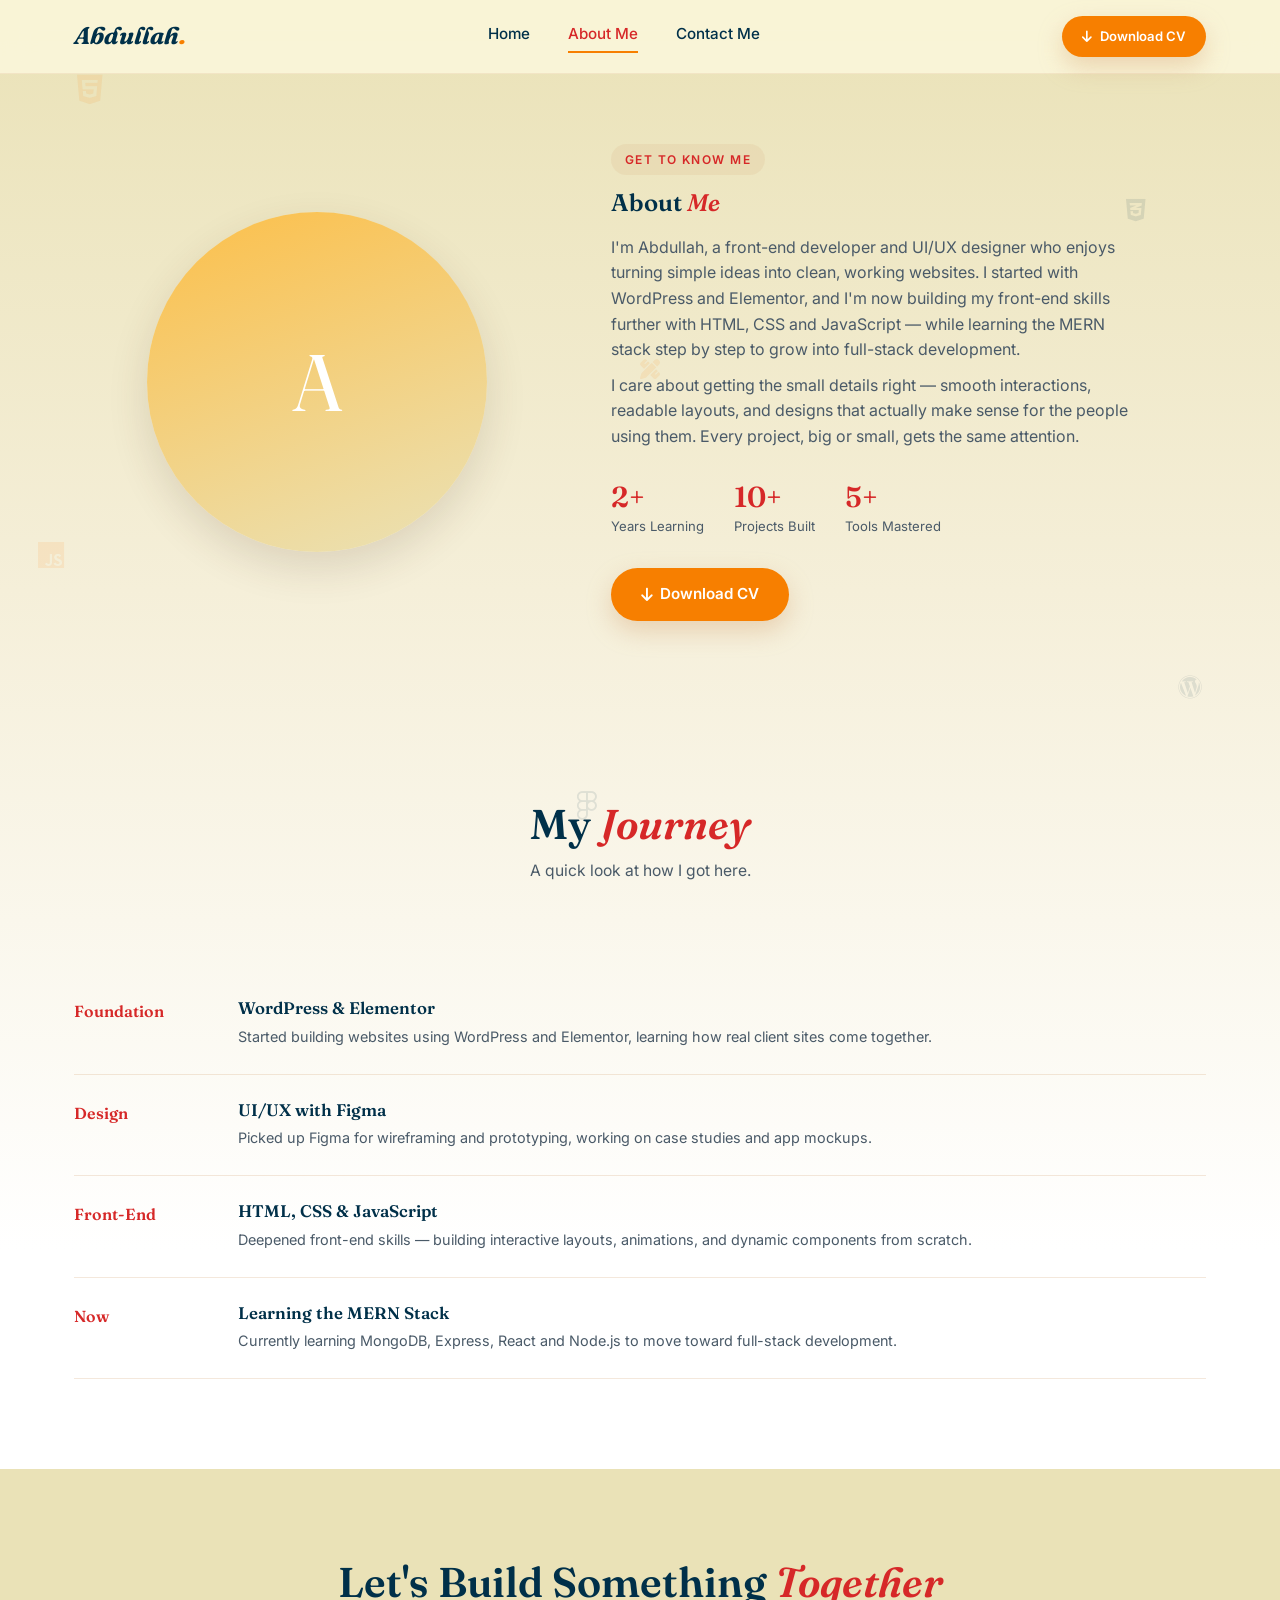
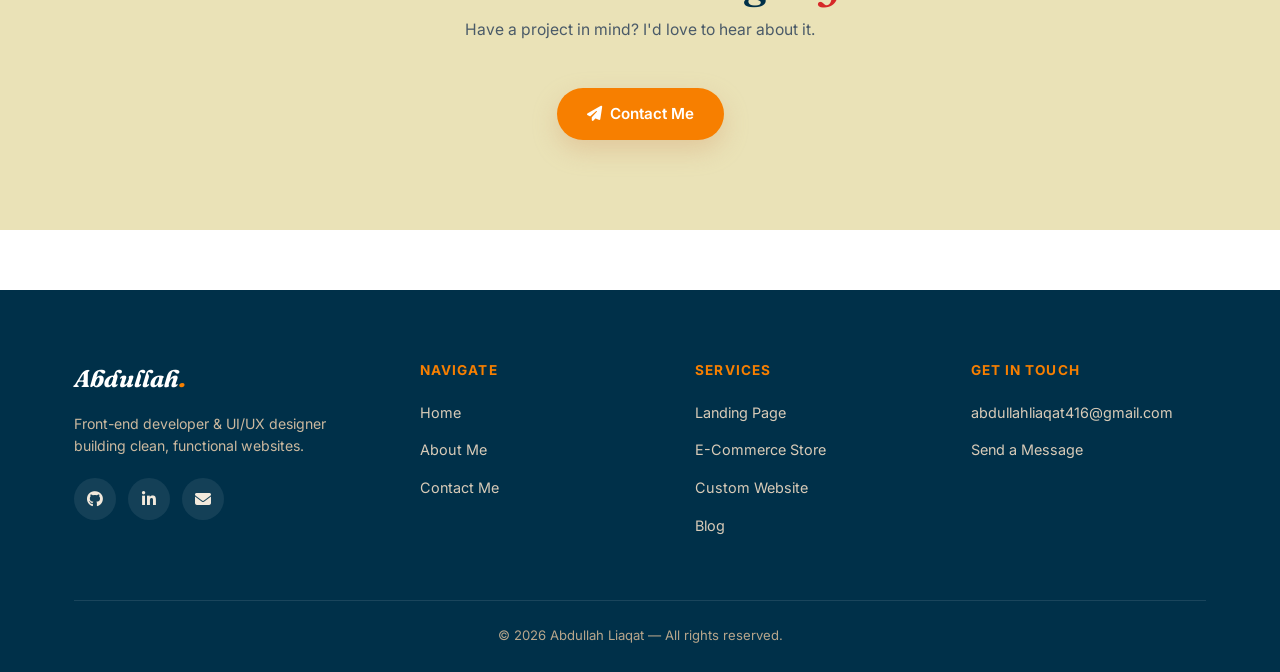
<file: about.html>
<!DOCTYPE html>
<html lang="en">
<head>
<meta charset="UTF-8">
<meta name="viewport" content="width=device-width, initial-scale=1.0, maximum-scale=5.0">
<title>About Me — Abdullah</title>
<link rel="stylesheet" href="style.css">
<link rel="stylesheet" href="https://cdnjs.cloudflare.com/ajax/libs/font-awesome/6.5.1/css/all.min.css">
</head>
<body>

<div class="bg-icons">
  <i class="fa-brands fa-html5"></i>
  <i class="fa-brands fa-css3-alt"></i>
  <i class="fa-brands fa-js"></i>
  <i class="fa-brands fa-wordpress"></i>
  <i class="fa-solid fa-pen-ruler"></i>
  <i class="fa-brands fa-figma"></i>
</div>

<header class="navbar">
  <div class="container nav-inner">
    <a href="index.html" class="logo">Abdullah<span>.</span></a>
    <nav class="nav-links">
      <a href="index.html">Home</a>
      <a href="about.html">About Me</a>
      <a href="contact.html">Contact Me</a>
    </nav>
    <div class="nav-cta">
      <a href="#" class="btn btn-primary btn-sm"><i class="fa-solid fa-arrow-down"></i> Download CV</a>
      <button class="hamburger" aria-label="Toggle menu"><span></span><span></span><span></span></button>
    </div>
  </div>
</header>

<section style="padding-top:70px;">
  <div class="container about-hero">
    <div class="about-photo reveal">A</div>
    <div class="reveal">
      <span class="eyebrow">Get To Know Me</span>
      <h1>About <span class="accent">Me</span></h1>
      <p style="color:var(--ink-soft); max-width:520px; margin:18px 0 10px;">
        I'm Abdullah, a front-end developer and UI/UX designer who enjoys turning simple ideas into clean, working websites.
        I started with WordPress and Elementor, and I'm now building my front-end skills further with HTML, CSS and JavaScript —
        while learning the MERN stack step by step to grow into full-stack development.
      </p>
      <p style="color:var(--ink-soft); max-width:520px; margin-bottom: 20px;">
        I care about getting the small details right — smooth interactions, readable layouts, and designs that actually make sense
        for the people using them. Every project, big or small, gets the same attention.
      </p>

      <div class="stat-row">
        <div class="stat-item"><h3>2+</h3><span>Years Learning</span></div>
        <div class="stat-item"><h3>10+</h3><span>Projects Built</span></div>
        <div class="stat-item"><h3>5+</h3><span>Tools Mastered</span></div>
      </div>

      <a href="https://drive.google.com/uc?export=download&id=1xzA-rmr1XNyUHAsI5KwBfypMHDf0TorE" class="btn btn-primary"><i class="fa-solid fa-arrow-down"></i> Download CV</a>
    </div>
  </div>
</section>

<section>
  <div class="container">
    <h2 class="section-title reveal">My <span class="accent">Journey</span></h2>
    <p class="section-sub reveal">A quick look at how I got here.</p>

    <div class="timeline reveal">
      <div class="timeline-row">
        <span class="year">Foundation</span>
        <div>
          <h4>WordPress &amp; Elementor</h4>
          <p>Started building websites using WordPress and Elementor, learning how real client sites come together.</p>
        </div>
      </div>
      <div class="timeline-row">
        <span class="year">Design</span>
        <div>
          <h4>UI/UX with Figma</h4>
          <p>Picked up Figma for wireframing and prototyping, working on case studies and app mockups.</p>
        </div>
      </div>
      <div class="timeline-row">
        <span class="year">Front-End</span>
        <div>
          <h4>HTML, CSS &amp; JavaScript</h4>
          <p>Deepened front-end skills — building interactive layouts, animations, and dynamic components from scratch.</p>
        </div>
      </div>
      <div class="timeline-row">
        <span class="year">Now</span>
        <div>
          <h4>Learning the MERN Stack</h4>
          <p>Currently learning MongoDB, Express, React and Node.js to move toward full-stack development.</p>
        </div>
      </div>
    </div>
  </div>
</section>

<section style="background:var(--papaya); text-align:center;">
  <div class="container reveal">
    <h2 class="section-title">Let's Build Something <span class="accent">Together</span></h2>
    <p class="section-sub">Have a project in mind? I'd love to hear about it.</p>
    <a href="contact.html" class="btn btn-primary"><i class="fa-solid fa-paper-plane"></i> Contact Me</a>
  </div>
</section>

<footer>
  <div class="container">
    <div class="footer-grid">
      <div class="footer-brand">
        <a href="index.html" class="logo">Abdullah<span>.</span></a>
        <p>Front-end developer &amp; UI/UX designer building clean, functional websites.</p>
        <div class="footer-socials">
          <a href="https://github.com/abdullahliaqat416-coder" target="_blank" class="circle-icon" aria-label="GitHub"><i class="fa-brands fa-github"></i></a>
          <a href="https://www.linkedin.com/in/abdullah-liaqat-480a60387" target="_blank" class="circle-icon" aria-label="LinkedIn"><i class="fa-brands fa-linkedin-in"></i></a>
          <a href="
https://mail.google.com/mail/?view=cm&fs=1&to=abdullahliaqat416@gmail.com&su=Let's%20Work%20Together" target="_blank" class="circle-icon" aria-label="Email"><i class="fa-solid fa-envelope"></i></a>
        </div>
      </div>
      <div class="footer-col">
        <h5>Navigate</h5>
        <ul>
          <li><a href="index.html">Home</a></li>
          <li><a href="about.html">About Me</a></li>
          <li><a href="contact.html">Contact Me</a></li>
        </ul>
      </div>
      <div class="footer-col">
        <h5>Services</h5>
        <ul>
          <li><a href="index.html#services">Landing Page</a></li>
          <li><a href="index.html#services">E-Commerce Store</a></li>
          <li><a href="index.html#services">Custom Website</a></li>
          <li><a href="index.html#services">Blog</a></li>
        </ul>
      </div>
      <div class="footer-col">
        <h5>Get In Touch</h5>
        <ul>
          <li><a href="https://mail.google.com/mail/?view=cm&fs=1&to=abdullahliaqat416@gmail.com&su=Let's%20Work%20Together" target="_blank">abdullahliaqat416@gmail.com</a></li>
          <li><a href="contact.html">Send a Message</a></li>
        </ul>
      </div>
    </div>
    <div class="footer-bottom">© 2026 Abdullah Liaqat — All rights reserved.</div>
  </div>
</footer>

<script src="script.js"></script>
</body>
</html>
</file>
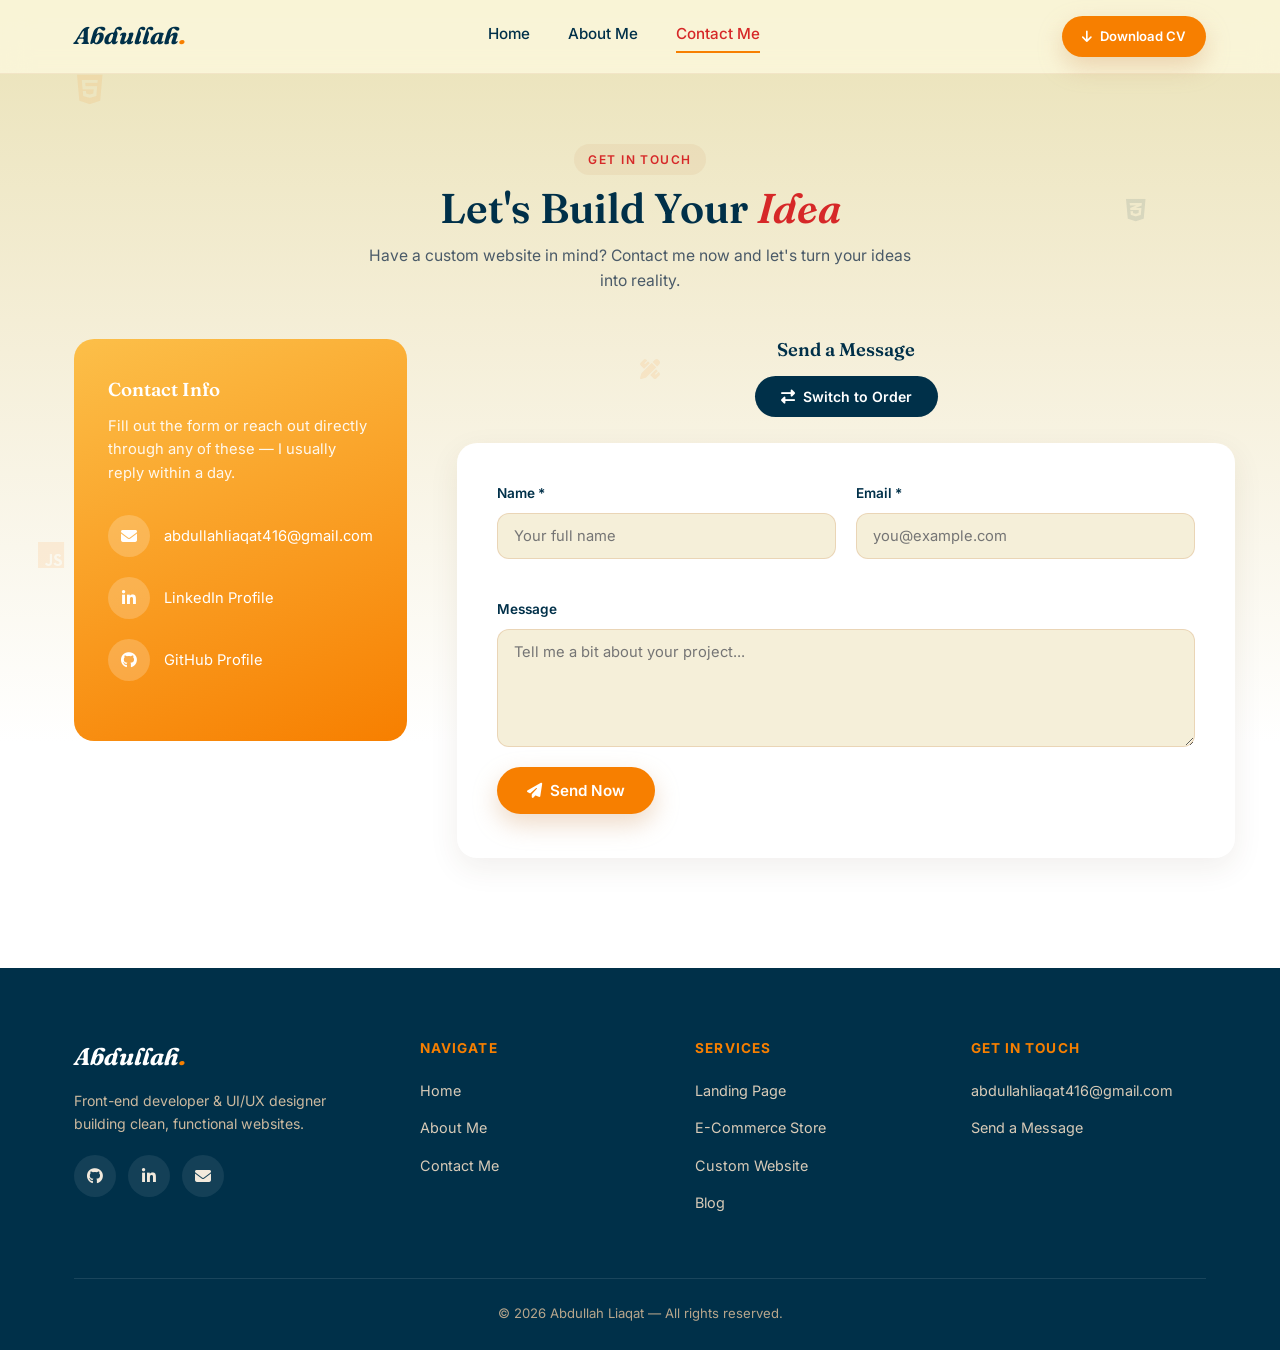
<file: contact.html>
<!DOCTYPE html>
<html lang="en">
<head>
<meta charset="UTF-8">
<meta name="viewport" content="width=device-width, initial-scale=1.0, maximum-scale=5.0">
<title>Contact Me — Abdullah</title>
<link rel="stylesheet" href="style.css">
<link rel="stylesheet" href="https://cdnjs.cloudflare.com/ajax/libs/font-awesome/6.5.1/css/all.min.css">
</head>
<body>

<div class="bg-icons">
  <i class="fa-brands fa-html5"></i>
  <i class="fa-brands fa-css3-alt"></i>
  <i class="fa-brands fa-js"></i>
  <i class="fa-brands fa-wordpress"></i>
  <i class="fa-solid fa-pen-ruler"></i>
  <i class="fa-brands fa-figma"></i>
</div>

<header class="navbar">
  <div class="container nav-inner">
    <a href="index.html" class="logo">Abdullah<span>.</span></a>
    <nav class="nav-links">
      <a href="index.html">Home</a>
      <a href="about.html">About Me</a>
      <a href="contact.html">Contact Me</a>
    </nav>
    <div class="nav-cta">
      <a href="#" class="btn btn-primary btn-sm"><i class="fa-solid fa-arrow-down"></i> Download CV</a>
      <button class="hamburger" aria-label="Toggle menu"><span></span><span></span><span></span></button>
    </div>
  </div>
</header>

<section style="padding-top:70px;">
  <div class="container">
    <span class="eyebrow" style="display:block;text-align:center;width:fit-content;margin:0 auto 10px;">Get In Touch</span>
    <h2 class="section-title reveal">Let's Build Your <span class="accent">Idea</span></h2>
    <p class="section-sub reveal">Have a custom website in mind? Contact me now and let's turn your ideas into reality.</p>

    <div class="contact-grid">
      <div class="contact-info-card reveal">
        <h3>Contact Info</h3>
        <p>Fill out the form or reach out directly through any of these — I usually reply within a day.</p>

        <div class="contact-info-row">
          <a class="circle-icon" href="https://mail.google.com/mail/?view=cm&fs=1&to=abdullahliaqat416@gmail.com&su=Let's%20Work%20Together" target="_blank"><i class="fa-solid fa-envelope"></i></a>

          <span>abdullahliaqat416@gmail.com</span>
        </div>
        <div class="contact-info-row">
           <a class="circle-icon" href="https://www.linkedin.com/in/abdullah-liaqat-480a60387" target="_blank"><i class="fa-brands fa-linkedin-in"></i></a>

          <a href="https://www.linkedin.com/in/abdullah-liaqat-480a60387" target="_blank">LinkedIn Profile</a>
        </div>
        <div class="contact-info-row">
          <a href="https://github.com/abdullahliaqat416-coder" target="_blank" class="circle-icon"><i class="fa-brands fa-github"></i></a>
          <a href="https://github.com/abdullahliaqat416-coder" target="_blank">GitHub Profile</a>
        </div>
      </div>

      <div class="contact-form-card reveal">
        <h3 class="form-card-title">Send a Message</h3>
        <button type="button" class="form-toggle-btn" id="formModeToggle">
          <i class="fa-solid fa-right-left"></i> <span>Switch to Order</span>
        </button>

        <div class="form-viewport">
          <div class="form-slider" id="formSlider">

            <div class="form-pane">
              <form class="contact-form" id="contactForm">
                <input type="hidden" name="access_key" value="22f5c1d7-6604-473d-aacf-0ec9e0432d94">
                <input type="hidden" name="subject" value="New message from Abdullah Portfolio Contact Form">
                <input type="hidden" name="service" id="cf-service" value="">
                <input type="checkbox" name="botcheck" style="display:none" tabindex="-1" autocomplete="off">
                <div class="form-row">
                  <div class="form-group">
                    <label for="cf-name">Name *</label>
                    <input type="text" id="cf-name" name="name" placeholder="Your full name" required>
                  </div>
                  <div class="form-group">
                    <label for="cf-email">Email *</label>
                    <input type="email" id="cf-email" name="email" placeholder="you@example.com" required>
                  </div>
                </div>
                <div class="form-group" id="cf-service-tag-wrap" style="display:none;">
                  <span class="service-tag" id="cf-service-tag"></span>
                </div>
                <div class="form-group">
                  <label for="cf-order">Message</label>
                  <textarea id="cf-order" name="message" rows="5" placeholder="Tell me a bit about your project..."></textarea>
                </div>
                <button type="submit" class="btn btn-primary"><i class="fa-solid fa-paper-plane"></i> Send Now</button>
                <div class="form-success" id="formSuccess"></div>
              </form>
            </div>

            <div class="form-pane">
              <div class="order-panel">
                <h3>Select a Service</h3>
                <p>Pick what you need — I'll get in touch about that service.</p>
                <div class="order-services-grid" id="orderServicesGrid">
                  <button type="button" class="order-chip" data-service="Landing Pages"><i class="fa-solid fa-file-lines"></i> Landing Pages</button>
                  <button type="button" class="order-chip" data-service="E-Commerce Store"><i class="fa-solid fa-cart-shopping"></i> E-Commerce Store</button>
                  <button type="button" class="order-chip" data-service="Custom Website"><i class="fa-solid fa-globe"></i> Custom Website</button>
                  <button type="button" class="order-chip" data-service="Blogs"><i class="fa-solid fa-pen-nib"></i> Blogs</button>
                  <button type="button" class="order-chip" data-service="WordPress Website"><i class="fa-brands fa-wordpress-simple"></i> WordPress Website</button>
                  <button type="button" class="order-chip" data-service="UI/UX Design"><i class="fa-solid fa-compass-drafting"></i> UI/UX Design</button>
                  <button type="button" class="order-chip" data-service="Chrome Extension Development"><i class="fa-brands fa-chrome"></i> Chrome Extension</button>
                  <button type="button" class="order-chip" data-service="SaaS App Development"><i class="fa-solid fa-robot"></i> SaaS App</button>
                  <button type="button" class="order-chip" data-service="Web App Development"><i class="fa-solid fa-laptop-code"></i> Web App</button>
                </div>
              </div>
            </div>

          </div>
        </div>
      </div>
    </div>
  </div>
</section>

<footer style="margin-top:20px;">
  <div class="container">
    <div class="footer-grid">
      <div class="footer-brand">
        <a href="index.html" class="logo">Abdullah<span>.</span></a>
        <p>Front-end developer &amp; UI/UX designer building clean, functional websites.</p>
        <div class="footer-socials">
          <a href="https://github.com/abdullahliaqat416-coder" target="_blank" class="circle-icon" aria-label="GitHub"><i class="fa-brands fa-github"></i></a>
          <a href="https://www.linkedin.com/in/abdullah-liaqat-480a60387" target="_blank" class="circle-icon" aria-label="LinkedIn"><i class="fa-brands fa-linkedin-in"></i></a>
          <a href="https://mail.google.com/mail/?view=cm&fs=1&to=abdullahliaqat416@gmail.com&su=Let's%20Work%20Together" target="_blank" class="circle-icon" aria-label="Email"><i class="fa-solid fa-envelope"></i></a>
        </div>
      </div>
      <div class="footer-col">
        <h5>Navigate</h5>
        <ul>
          <li><a href="index.html">Home</a></li>
          <li><a href="about.html">About Me</a></li>
          <li><a href="contact.html">Contact Me</a></li>
        </ul>
      </div>
      <div class="footer-col">
        <h5>Services</h5>
        <ul>
          <li><a href="index.html#services">Landing Page</a></li>
          <li><a href="index.html#services">E-Commerce Store</a></li>
          <li><a href="index.html#services">Custom Website</a></li>
          <li><a href="index.html#services">Blog</a></li>
        </ul>
      </div>
      <div class="footer-col">
        <h5>Get In Touch</h5>
        <ul>
          <li><a href="https://mail.google.com/mail/?view=cm&fs=1&to=abdullahliaqat416@gmail.com&su=Let's%20Work%20Together" target="_blank">abdullahliaqat416@gmail.com</a></li>
          <li><a href="contact.html">Send a Message</a></li>
        </ul>
      </div>
    </div>
    <div class="footer-bottom">© 2026 Abdullah Liaqat — All rights reserved.</div>
  </div>
</footer>

<script src="script.js"></script>
</body>
</html>
</file>
<file: style.css>
/* =========================================================
   Abdullah — Portfolio | style.css
   Palette: Golden Summer Fields
   ========================================================= */

@import url('https://fonts.googleapis.com/css2?family=Fraunces:ital,opsz,wght@0,9..144,400;0,9..144,600;0,9..144,700;1,9..144,500&family=Inter:wght@400;500;600;700&display=swap');

:root{
  --bronze: #F77F00;        /* Vivid Tangerine — primary accent / buttons */
  --bronze-dark: #D62828;   /* Flag Red — hover states, strong accent */
  --papaya: #EAE2B7;        /* Vanilla Custard — background top */
  --cornsilk: #F5EFD9;      /* Vanilla Custard, lightened — background mid / form fields */
  --beige: #FCE9C6;         /* Sunflower Gold, lightened — section backgrounds */
  --tea: #FCBF49;           /* Sunflower Gold — gradients, highlights */
  --tea-dark: #003049;      /* Deep Space Blue — icon accents, dark UI bits */

  --ink: #003049;           /* Deep Space Blue — main text / dark footer bg */
  --ink-soft: #4a5a68;      /* softened navy — secondary/paragraph text */
  --white: #ffffff;

  --radius: 20px;
  --radius-sm: 12px;
  --shadow: 0 10px 30px rgba(75, 53, 30, 0.08);
  --shadow-hover: 0 16px 40px rgba(75, 53, 30, 0.14);

  --font-display: 'Fraunces', serif;
  --font-body: 'Inter', sans-serif;
}

*{ margin:0; padding:0; box-sizing:border-box; }
html{ scroll-behavior:smooth; }

body{
  font-family: var(--font-body);
  color: var(--ink);
  background: linear-gradient(180deg, var(--papaya) 0%, var(--cornsilk) 26%, #ffffff 55%);
  overflow-x: hidden;
  line-height: 1.6;
}

img{ max-width:100%; display:block; }
a{ text-decoration:none; color:inherit; }
ul{ list-style:none; }
button{ font-family:inherit; cursor:pointer; border:none; background:none; }

.container{
  width:100%;
  max-width: 1180px;
  margin: 0 auto;
  padding: 0 24px;
}

.eyebrow{
  display:inline-block;
  font-family: var(--font-body);
  font-weight:600;
  letter-spacing: .12em;
  text-transform: uppercase;
  font-size: 0.75rem;
  color: var(--bronze-dark);
  background: rgba(212,163,115,0.14);
  padding: 6px 14px;
  border-radius: 999px;
  margin-bottom: 14px;
}

h1,h2,h3,h4{
  font-family: var(--font-display);
  color: var(--ink);
  line-height: 1.15;
  font-weight: 600;
}

.section-title{
  font-size: clamp(1.8rem, 3.4vw, 2.6rem);
  text-align:center;
  margin-bottom: 10px;
}
.section-sub{
  text-align:center;
  color: var(--ink-soft);
  max-width: 560px;
  margin: 0 auto 46px;
  font-size: 0.98rem;
}
.accent{ color: var(--bronze-dark); font-style: italic; }

/* ---------- Hero eyebrow typewriter ---------- */
.eyebrow-type{
  background: linear-gradient(120deg, rgba(247,127,0,0.16), rgba(252,191,73,0.22));
  font-family: var(--font-body);
  font-weight: 700;
  letter-spacing: .06em;
  max-width: 100%;
}
.eyebrow-type #typeRole{
  white-space: nowrap;
}
.type-cursor{
  display:inline-block;
  margin-left: 2px;
  color: var(--bronze-dark);
  animation: cursor-blink 0.9s steps(2) infinite;
}
@keyframes cursor-blink{
  0%, 49%{ opacity:1; }
  50%, 100%{ opacity:0; }
}
@media (max-width: 480px){
  .eyebrow-type{ font-size: 0.66rem; padding: 6px 10px; max-width: 92vw; }
  .eyebrow-type #typeRole{ overflow:hidden; text-overflow: ellipsis; max-width: 78vw; display:inline-block; vertical-align:bottom; }
}

section{ position:relative; padding: 90px 0; }

/* ---------- Buttons ---------- */
.btn{
  display:inline-flex;
  align-items:center;
  justify-content:center;
  gap:8px;
  padding: 14px 30px;
  border-radius: 999px;
  font-weight:600;
  font-size: 0.95rem;
  transition: transform .25s ease, box-shadow .25s ease, background .25s ease, color .25s ease;
}
.btn-primary{
  background: var(--bronze);
  color: #fff;
  box-shadow: 0 10px 24px rgba(212,163,115,0.4);
}
.btn-primary:hover{
  background: var(--bronze-dark);
  transform: translateY(-3px);
  box-shadow: 0 14px 30px rgba(212,163,115,0.5);
}
.btn-outline{
  background: transparent;
  color: var(--ink);
  border: 1.5px solid var(--ink);
}
.btn-outline:hover{
  background: var(--ink);
  color: #fff;
  transform: translateY(-3px);
}
.btn-sm{ padding: 10px 20px; font-size: 0.82rem; }

/* ---------- Floating background icons (ambient, whole page) ---------- */
.bg-icons{
  position: fixed;
  inset: 0;
  pointer-events: none;
  z-index: 0;
  overflow: hidden;
}
.bg-icons i{
  position:absolute;
  color: var(--bronze);
  opacity: 0.10;
  animation: drift 16s ease-in-out infinite;
}
.bg-icons i:nth-child(1){ top:8%; left:6%; font-size:34px; animation-duration:14s; }
.bg-icons i:nth-child(2){ top:22%; left:88%; font-size:26px; animation-duration:18s; animation-delay:1s; color:var(--tea-dark);}
.bg-icons i:nth-child(3){ top:60%; left:3%; font-size:30px; animation-duration:20s; animation-delay:2s; }
.bg-icons i:nth-child(4){ top:75%; left:92%; font-size:24px; animation-duration:15s; animation-delay:.5s; color:var(--tea-dark);}
.bg-icons i:nth-child(5){ top:40%; left:50%; font-size:20px; animation-duration:22s; animation-delay:3s; }
.bg-icons i:nth-child(6){ top:88%; left:45%; font-size:28px; animation-duration:17s; animation-delay:1.5s; color:var(--tea-dark);}

@keyframes drift{
  0%,100%{ transform: translate(0,0) rotate(0deg); }
  50%{ transform: translate(18px,-24px) rotate(12deg); }
}

/* ---------- Navbar ---------- */
.navbar{
  position: sticky;
  top:0;
  z-index: 100;
  background: rgba(254,250,224,0.75);
  backdrop-filter: blur(14px);
  -webkit-backdrop-filter: blur(14px);
  border-bottom: 1px solid rgba(212,163,115,0.18);
}
.nav-inner{
  display:flex;
  align-items:center;
  justify-content: space-between;
  padding: 16px 24px;
}
.logo{
  font-family: var(--font-display);
  font-style: italic;
  font-weight: 700;
  font-size: 1.5rem;
  color: var(--ink);
}
.logo span{ color: var(--bronze); }

.nav-links{
  display:flex;
  gap: 38px;
}
.nav-links a{
  position: relative;
  font-weight: 500;
  font-size: 0.95rem;
  color: var(--ink);
  padding-bottom: 4px;
}
.nav-links a::after{
  content:'';
  position:absolute;
  left:0; bottom:-2px;
  width:0%;
  height:2px;
  background: var(--bronze);
  transition: width .35s ease;
}
.nav-links a:hover::after,
.nav-links a.active::after{ width:100%; }
.nav-links a.active{ color: var(--bronze-dark); }

.nav-cta{ display:flex; align-items:center; gap:14px; }
.hamburger{
  display:none;
  flex-direction:column;
  gap:5px;
  z-index: 200;
}
.hamburger span{
  width:26px; height:2px; background:var(--ink); border-radius:2px;
  transition: transform .35s cubic-bezier(.4,0,.2,1),
              opacity .25s ease,
              background .3s ease;
  transform-origin: center;
}
.hamburger.open span{ background: var(--bronze-dark); }
.hamburger.open span:nth-child(1){ transform: translateY(7px) rotate(45deg); }
.hamburger.open span:nth-child(2){ opacity:0; }
.hamburger.open span:nth-child(3){ transform: translateY(-7px) rotate(-45deg); }

/* ---------- Hero ---------- */
.hero{
  padding: 70px 0 40px;
}
.hero-inner{
  display:grid;
  grid-template-columns: 1.05fr 0.95fr;
  align-items:center;
  gap: 40px;
}
.hero-text h1{
  font-size: clamp(2.3rem, 5vw, 3.4rem);
  margin-bottom: 18px;
}
.hero-text p{
  color: var(--ink-soft);
  max-width: 460px;
  margin-bottom: 30px;
  font-size: 1.02rem;
}
.hero-socials{
  display:flex;
  gap: 14px;
  margin-bottom: 34px;
}
.circle-icon{
  width: 42px; height:42px;
  border-radius: 50%;
  display:flex; align-items:center; justify-content:center;
  background: #fff;
  color: var(--bronze-dark);
  box-shadow: var(--shadow);
  font-size: 1rem;
  transition: transform .25s ease, background .25s ease, color .25s ease;
}
.circle-icon:hover{
  background: var(--bronze);
  color:#fff;
  transform: translateY(-4px);
}
.hero-btns{ display:flex; gap:16px; flex-wrap: wrap; }

/* Hero image with orbiting badges */
.hero-visual{
  position: relative;
  display:flex;
  align-items:center;
  justify-content:center;
  height: 420px;
}
.hero-photo-wrap{
  width: 350px; height: 350px;
  border-radius: 50%;
  /* background: linear-gradient(160deg, var(--beige), var(--papaya)); */
  display:flex; align-items:center; justify-content:center;
  box-shadow: var(--shadow-hover);
  position:relative;
  z-index: 2;
}

/* rotating traveling-line ring around the photo
.hero-photo-wrap::before{
  content:'';
  position:absolute;
  inset: 10px;
  border-radius:50%;
  background: conic-gradient(
    from 0deg,
    transparent 0%,
    var(--bronze) 8%,
    var(--tea) 14%,
    transparent 22%,
    transparent 100%
  );
  animation: ring-travel 4s linear infinite;
  z-index: 0;
}
.hero-photo-wrap::after{
  content:'';
  position:absolute;
  inset: 1px;
  border-radius:50%;
  background: linear-gradient(160deg, var(--beige), var(--papaya));
  z-index: 1;
}
@keyframes ring-travel{
  from{ transform: rotate(0deg); }
  to{ transform: rotate(360deg); }
} */

.hero-photo{
  width: 360px; height:360px;
  border-radius: 50%;
  /* background: linear-gradient(160deg, var(--tea), var(--bronze)); */
  display:flex; align-items:center; justify-content:center;
  color:#fff;
  font-family: var(--font-display);
  font-size: 4rem;
  font-weight:700;
  overflow:hidden;
  position: relative;
  z-index: 2;
}
.hero-photo img{
  width:100%;
  height:100%;
  object-fit: cover;
  object-position: 50% 15%;
  border-radius:50%;
}

.orbit-badge{
  position:absolute;
  width: 58px; height:58px;
  border-radius: 16px;
  background:#fff;
  box-shadow: var(--shadow);
  display:flex; align-items:center; justify-content:center;
  font-size: 1.4rem;
  z-index: 3;
  animation: float-badge 6s ease-in-out infinite;
}
.orbit-badge.b1{ top: 0%; left: 6%; color:#E44D26; animation-delay:0s; }
.orbit-badge.b2{ top: 8%; right: 0%; color:#264DE4; animation-delay:.6s; }
.orbit-badge.b3{ top: 46%; left: -6%; color:#F0DB4F; animation-delay:1.2s; }
.orbit-badge.b4{ top: 46%; right: -6%; color:#21759B; animation-delay:1.8s; }
.orbit-badge.b5{ bottom: 6%; left: 10%; color:var(--tea-dark); animation-delay:2.4s; }
.orbit-badge.b6{ bottom: 0%; right: 12%; color:var(--bronze-dark); animation-delay:3s; }

@keyframes float-badge{
  0%,100%{ transform: translateY(0) scale(1); }
  50%{ transform: translateY(-14px) scale(1.05); }
}

/* ---------- Skills ---------- */
.skills-grid{
  display:grid;
  grid-template-columns: repeat(4, 1fr);
  gap: 24px;
}
.skill-card{
  background:#fff;
  border-radius: var(--radius);
  padding: 28px 18px;
  text-align:center;
  box-shadow: var(--shadow);
  transition: transform .3s ease, box-shadow .3s ease;
}
.skill-card:hover{ transform: translateY(-8px); box-shadow: var(--shadow-hover); }
.skill-icon{
  width:56px; height:56px;
  border-radius:50%;
  margin: 0 auto 14px;
  display:flex; align-items:center; justify-content:center;
  background: var(--papaya);
  font-size: 1.5rem;
  color: var(--bronze-dark);
}
.skill-card h4{ font-size: 1rem; font-family: var(--font-body); font-weight:600; }

/* ---------- Services ---------- */
.services-grid{
  display:grid;
  grid-template-columns: repeat(4, 1fr);
  gap: 24px;
}
/* Hide items 5-9 until "See More" is pressed (desktop: 4 shown by default) */
.services-grid:not(.show-extra) .service-card.svc-extra{ display:none; }
.services-grid.show-extra .service-card.svc-extra{
  animation: fade-in-up .5s ease both;
}
@keyframes fade-in-up{
  from{ opacity:0; transform: translateY(14px); }
  to{ opacity:1; transform: translateY(0); }
}
.service-card{
  background: #fff;
  border-radius: var(--radius);
  padding: 34px 24px;
  box-shadow: var(--shadow);
  transition: transform .3s ease, box-shadow .3s ease;
  opacity: 1;
}
.service-card:hover{ transform: translateY(-8px); box-shadow: var(--shadow-hover); }
.service-icon{
  width:52px; height:52px;
  border-radius: 14px;
  background: linear-gradient(160deg, var(--tea), var(--bronze));
  color:#fff;
  display:flex; align-items:center; justify-content:center;
  font-size: 1.3rem;
  margin-bottom: 18px;
  transition: transform .45s cubic-bezier(.34,1.56,.64,1), box-shadow .35s ease;
}
.service-icon i{ transition: transform .4s ease; }
.service-card:hover .service-icon{ transform: scale(1.12) rotate(-6deg); }
.service-card:hover .service-icon i{ transform: scale(1.15) rotate(6deg); }
.service-card h4{ font-size: 1.1rem; margin-bottom: 8px; }
.service-card p{ color: var(--ink-soft); font-size: 0.9rem; }

/* ---------- Colorful service icons ---------- */
.icon-c1{ background: linear-gradient(160deg, #4361ee, #3a0ca3); box-shadow: 0 8px 18px rgba(67,97,238,0.35); }
.icon-c2{ background: linear-gradient(160deg, #40916c, #1b4332); box-shadow: 0 8px 18px rgba(64,145,108,0.35); }
.icon-c3{ background: linear-gradient(160deg, #f72585, #b5179e); box-shadow: 0 8px 18px rgba(247,37,133,0.32); }
.icon-c4{ background: linear-gradient(160deg, #00b4d8, #0077b6); box-shadow: 0 8px 18px rgba(0,180,216,0.32); }
.icon-c5{ background: linear-gradient(160deg, var(--tea), var(--bronze)); box-shadow: 0 8px 18px rgba(247,127,0,0.32); }
.icon-c6{ background: linear-gradient(160deg, #7209b7, #560bad); box-shadow: 0 8px 18px rgba(114,9,183,0.32); }
.icon-c7{ background: linear-gradient(160deg, #e63946, #9d0208); box-shadow: 0 8px 18px rgba(230,57,70,0.32); }
.icon-c8{ background: linear-gradient(160deg, #fcbf49, #f77f00); box-shadow: 0 8px 18px rgba(252,191,73,0.35); }
.icon-c9{ background: linear-gradient(160deg, #4895ef, #3f37c9); box-shadow: 0 8px 18px rgba(63,55,201,0.32); }

.see-more-wrap{ text-align:center; margin-top: 40px; }

/* ---------- Projects ---------- */
.project-tabs{
  display:flex;
  justify-content:center;
  gap: 14px;
  flex-wrap: wrap;
  margin-bottom: 44px;
}
.tab-btn{
  padding: 12px 24px;
  border-radius: 999px;
  background: #fff;
  color: var(--ink);
  font-weight: 600;
  font-size: 0.9rem;
  box-shadow: var(--shadow);
  transition: all .3s ease;
}
.tab-btn.active, .tab-btn:hover{
  background: var(--bronze);
  color: #fff;
}
.project-panel{ display:none; }
.project-panel.active{ display:block; }
.project-grid{
  display:grid;
  grid-template-columns: repeat(3, 1fr);
  gap: 26px;
}
.project-card{
  background:#fff;
  border-radius: var(--radius);
  overflow:hidden;
  box-shadow: var(--shadow);
  transition: transform .3s ease, box-shadow .3s ease;
}
.project-card:hover{ transform: translateY(-6px); box-shadow: var(--shadow-hover); border: 0.5px solid black ; }
.project-thumb{
  width:100%; height: 170px;
  object-fit: cover;
  background: var(--beige);
}
.project-body{ padding: 18px 20px 22px; }
.project-body h4{ font-size: 1rem; margin-bottom: 4px; }
.project-body p{ font-size: 0.85rem; color: var(--ink-soft); margin-bottom: 14px; }
.source-btn{
  display:inline-flex; align-items:center; gap:8px;
  font-size: 0.82rem; font-weight:600;
  color: var(--bronze-dark);
  border: 1.5px solid var(--bronze);
  padding: 8px 16px;
  border-radius: 999px;
  transition: all .25s ease;
}
.source-btn:hover{ background: var(--bronze); color:#fff; }
/* ---------- Project links (View Live + Source) ---------- */
.project-links{
  display:flex;
  gap: 10px;
  flex-wrap: wrap;
}
.view-btn{
  display:inline-flex; align-items:center; gap:8px;
  font-size: 0.82rem; font-weight:600;
  color:#fff;
  background: var(--bronze);
  padding: 8px 16px;
  border-radius: 999px;
  box-shadow: 0 6px 14px rgba(212,163,115,0.35);
  transition: all .25s ease;
}
.view-btn:hover{
  background: var(--bronze-dark);
  transform: translateY(-2px);
  box-shadow: 0 10px 20px rgba(212,163,115,0.45);
}

/* ---------- Extra projects (See More) ---------- */
.extra-project{ display:none; }
.project-grid.show-extra .extra-project{ display:block; }

.project-see-more-wrap{
  text-align:center;
  margin-top: 36px;
}
.project-see-more{
  display:inline-flex; align-items:center; gap:8px;
  padding: 12px 26px;
  border-radius: 999px;
  background: transparent;
  color: var(--ink);
  border: 1.5px solid var(--ink);
  font-weight: 600;
  font-size: 0.9rem;
  transition: all .3s ease;
}
.project-see-more:hover{
  background: var(--ink);
  color: #fff;
  transform: translateY(-2px);
}

/* ---------- Marquee (tech strip) ---------- */
.marquee-wrap{
  padding: 60px 0 30px;
  overflow:hidden;
}
.marquee{
  display:flex;
  gap: 60px;
  width: max-content;
  animation: scroll-left 18s linear infinite;
}
.marquee-item{
  display:flex; align-items:center; gap:12px;
  font-family: var(--font-display);
  font-size: 1.4rem;
  color: var(--ink-soft);
  opacity: .55;
}
.marquee-item i{ font-size: 1.6rem; color: var(--bronze); }
@keyframes scroll-left{
  from{ transform: translateX(0); }
  to{ transform: translateX(-50%); }
}

.ready-banner{
  text-align:center;
  margin-top: 40px;
}
.ready-banner h3{
  font-size: clamp(1.5rem, 3vw, 2.1rem);
  margin-bottom: 12px;
}
.ready-banner p{ color: var(--ink-soft); margin-bottom: 26px; }

/* ---------- About page specific ---------- */
.about-hero{
  display:grid;
  grid-template-columns: 0.9fr 1.1fr;
  gap: 50px;
  align-items:center;
}
.about-photo{
  width: 100%;
  aspect-ratio: 1/1;
  border-radius: 50%;
  background: linear-gradient(160deg, var(--tea), var(--papaya));
  box-shadow: var(--shadow-hover);
  display:flex; align-items:center; justify-content:center;
  font-family: var(--font-display);
  font-size: 5rem;
  color: #fff;
  max-width: 340px;
  margin: 0 auto;
}
.stat-row{
  display:flex;
  gap: 30px;
  margin: 30px 0;
}
.stat-item h3{ font-size: 1.8rem; color: var(--bronze-dark); }
.stat-item span{ font-size: 0.82rem; color: var(--ink-soft); }

.timeline{
  margin-top: 90px;
}
.timeline-row{
  display:grid;
  grid-template-columns: 140px 1fr;
  gap: 24px;
  padding: 26px 0;
  border-bottom: 1px solid rgba(212,163,115,0.25);
}
.timeline-row span.year{
  font-family: var(--font-display);
  font-weight:600;
  color: var(--bronze-dark);
}
.timeline-row h4{ font-size: 1.05rem; margin-bottom: 6px; }
.timeline-row p{ color: var(--ink-soft); font-size: 0.9rem; }

/* ---------- Contact page ---------- */
.contact-grid{
  display:grid;
  grid-template-columns: 0.9fr 1.1fr;
  gap: 50px;
}
.contact-info-card{
  background: linear-gradient(160deg, var(--tea), var(--bronze));
  border-radius: var(--radius);
  padding: 40px 34px;
  color:#fff;
  height: fit-content;
}
.contact-info-card h3{ color:#fff; margin-bottom: 14px; }
.contact-info-card p{ opacity:.92; margin-bottom: 30px; font-size: 0.92rem; }
.contact-info-row{
  display:flex; align-items:center; gap:14px;
  margin-bottom: 20px;
  font-size: 0.92rem;
}
.contact-info-row .circle-icon{ background: rgba(255,255,255,0.2); color:#fff; box-shadow:none; }
.contact-info-row .circle-icon:hover{ background:#fff; color: var(--bronze-dark); }

.contact-form{
  background: #fff;
  border-radius: var(--radius);
  padding: 40px;
  box-shadow: var(--shadow);
}
.form-row{ display:grid; grid-template-columns: 1fr 1fr; gap:20px; margin-bottom: 20px;}
.form-group{ margin-bottom: 20px; display:flex; flex-direction:column; gap:8px; }
.form-group label{ font-size: 0.85rem; font-weight:600; color: var(--ink); }
.form-group input, .form-group textarea{
  padding: 13px 16px;
  border-radius: var(--radius-sm);
  border: 1.5px solid rgba(212,163,115,0.35);
  font-family: var(--font-body);
  font-size: 0.92rem;
  background: var(--cornsilk);
  transition: border .25s ease, box-shadow .25s ease;
}
.form-group input:focus, .form-group textarea:focus{
  outline:none;
  border-color: var(--bronze);
  box-shadow: 0 0 0 4px rgba(212,163,115,0.15);
}
.form-note{ font-size: 0.78rem; color: var(--ink-soft); margin-top: -4px; }
.form-success{
  display:none;
  background: var(--beige);
  color: var(--ink);
  padding: 14px 18px;
  border-radius: var(--radius-sm);
  margin-top: 18px;
  font-size: 0.9rem;
  font-weight: 500;
}
.form-success.show{ display:block; }

/* ---------- Contact / Order sliding panel ---------- */
.contact-form-card{
  width: 100%;
  max-width: 100%;
}
.form-card-title{
  text-align:center;
  font-size: 1.15rem;
  margin-bottom: 16px;
}
.form-toggle-btn{
  display:flex;
  align-items:center;
  justify-content:center;
  gap:8px;
  margin: 0 auto 26px;
  padding: 12px 26px;
  border-radius: 999px;
  background: var(--ink);
  color:#fff;
  font-weight:600;
  font-size: 0.88rem;
  transition: transform .25s ease, background .25s ease, box-shadow .25s ease;
}
.form-toggle-btn:hover{ background: var(--bronze-dark); transform: translateY(-2px); }
.form-toggle-btn i{ transition: transform .4s cubic-bezier(.34,1.56,.64,1); }
.contact-form-card.order-mode .form-toggle-btn i{ transform: rotate(180deg); }
.form-toggle-btn.pulse{ animation: toggle-pulse .4s ease; }
@keyframes toggle-pulse{
  0%{ transform: scale(1); }
  40%{ transform: scale(0.92); box-shadow: 0 0 0 8px rgba(247,127,0,0.18); }
  100%{ transform: scale(1); }
}

.form-viewport{
  overflow: hidden;
  border-radius: var(--radius);
  box-shadow: var(--shadow);
  width: 100%;
  max-width: 100%;
}
.form-slider{
  display:flex;
  width: 200%;
  transition: transform .55s cubic-bezier(.65,0,.35,1);
}
.contact-form-card.order-mode .form-slider{ transform: translateX(-50%); }
.form-pane{
  width: 50%;
  flex-shrink: 0;
  min-width: 0;
  box-sizing: border-box;
}
.form-pane .contact-form{
  box-shadow:none;
  border-radius:0;
  width: 100%;
  box-sizing: border-box;
}
.form-pane .order-panel{
  border-radius:0;
  width: 100%;
  box-sizing: border-box;
  height: 100%;
}

.service-tag{
  display:inline-flex; align-items:center; gap:8px;
  background: var(--beige);
  color: var(--bronze-dark);
  font-weight:600;
  font-size: 0.82rem;
  padding: 8px 16px;
  border-radius: 999px;
}
.service-tag::before{
  content: '\f005';
  font-family: "Font Awesome 6 Free";
  font-weight: 900;
}

.order-panel{
  background: linear-gradient(160deg, var(--tea), var(--bronze));
  padding: 40px;
  color: #fff;
}
.order-panel h3{ color:#fff; margin-bottom: 8px; }
.order-panel p{ opacity:.92; font-size: 0.9rem; margin-bottom: 24px; }
.order-services-grid{
  display:grid;
  grid-template-columns: repeat(2, 1fr);
  gap: 12px;
}
.order-chip{
  display:flex; align-items:center; gap:10px;
  background: rgba(255,255,255,0.16);
  color:#fff;
  font-weight:600;
  font-size: 0.85rem;
  padding: 12px 14px;
  border-radius: var(--radius-sm);
  border: 1.5px solid transparent;
  text-align:left;
  transition: all .25s ease;
  min-width: 0;
}
.order-chip span, .order-chip{ overflow-wrap: anywhere; }
.order-chip:hover{ background: rgba(255,255,255,0.28); transform: translateY(-2px); }
.order-chip.selected{
  background: #fff;
  color: var(--bronze-dark);
  border-color: #fff;
}

/* ---------- Footer ---------- */
footer{
  background: var(--ink);
  color: #f2e9dc;
  padding: 70px 0 26px;
  margin-top: 60px;
}
.footer-grid{
  display:grid;
  grid-template-columns: 1.3fr 1fr 1fr 1fr;
  gap: 40px;
  margin-bottom: 50px;
}
.footer-brand .logo{ color:#fff; }
.footer-brand .logo span{ color: var(--bronze); }
.footer-brand p{ margin-top: 14px; color: #cbb99f; font-size: 0.88rem; max-width: 260px; }
.footer-socials{ display:flex; gap:12px; margin-top: 20px; }
.footer-socials .circle-icon{ background: rgba(255,255,255,0.08); color: #f2e9dc; box-shadow:none; }
.footer-socials .circle-icon:hover{ background: var(--bronze); color:#fff; }
.footer-col h5{
  font-family: var(--font-body);
  font-size: 0.85rem;
  text-transform: uppercase;
  letter-spacing: .08em;
  color: var(--bronze);
  margin-bottom: 18px;
}
.footer-col ul li{ margin-bottom: 12px; }
.footer-col ul li a{
  color: #d8cbb8;
  font-size: 0.9rem;
  transition: color .25s ease, padding-left .25s ease;
}
.footer-col ul li a:hover{ color: #fff; padding-left: 4px; }
.footer-bottom{
  border-top: 1px solid rgba(255,255,255,0.1);
  padding-top: 24px;
  text-align:center;
  font-size: 0.82rem;
  color: #b7a68c;
}

/* ---------- Scroll reveal ---------- */
.reveal{
  opacity:0;
  transform: translateY(28px);
  transition: opacity .7s ease, transform .7s ease;
}
.reveal.in-view{ opacity:1; transform: translateY(0); }

/* =========================================================
   Responsive
   ========================================================= */
html{ overflow-x:hidden; max-width:100%; }
body{ max-width:100%; }

@media (max-width: 1024px){
  .hero-inner, .about-hero, .contact-grid{ grid-template-columns: 1fr; }
  .hero-visual{ order:-1; height: 340px; }
  .skills-grid{ grid-template-columns: repeat(2,1fr); }
  .services-grid{ grid-template-columns: repeat(2,1fr); }
  .project-grid{ grid-template-columns: repeat(2,1fr); }
  .footer-grid{ grid-template-columns: 1fr 1fr; }
  .order-services-grid{ grid-template-columns: repeat(2,1fr); }
}

@media (max-width: 768px){
  .nav-links{
    position: fixed;
    top:0; right:0;
    height:100vh;
    width: min(75%, 300px);
    background: var(--cornsilk);
    flex-direction: column;
    justify-content:center;
    align-items:flex-start;
    padding: 40px;
    gap: 30px;
    transform: translateX(100%);
    transition: transform .4s ease;
    box-shadow: -10px 0 30px rgba(0,0,0,0.08);
    overflow-y: auto;
  }
  .nav-links.open{ transform: translateX(0); }
  .hamburger{ display:flex; }
  .nav-cta .btn{ display:none; }

  .hero-text p{ max-width: 100%; }
  .hero-btns{ justify-content:center; }
  .hero-text{ text-align:center; }
  .hero-socials{ justify-content:center; }

  /* Services: one line of 3 on mobile, remaining 6 revealed by "See More" */
  .services-grid{ grid-template-columns: repeat(3,1fr); gap: 10px; }
  .services-grid:not(.show-extra) .service-card:nth-child(4){ display:none; }
  .service-card{ padding: 14px 8px; text-align:center; border-radius: 14px; }
  .service-card p{ display:none; }
  .service-icon{ width:38px; height:38px; font-size:1rem; margin:0 auto 8px; border-radius: 10px; }
  .service-card h4{ font-size: 0.68rem; line-height:1.25; }

  .skills-grid{ grid-template-columns: repeat(4,1fr); gap: 10px; }
  .skill-card{ padding: 16px 6px; }
  .skill-icon{ width:40px; height:40px; font-size:1.05rem; margin-bottom:8px; }
  .skill-card h4{ font-size:0.7rem; }
  .project-grid{ grid-template-columns: 1fr; }
  .form-row{ grid-template-columns: 1fr; }
  .footer-grid{ grid-template-columns: 1fr 1fr; gap: 30px; }
  .about-hero{ text-align:center; }
  .stat-row{ justify-content:center; }
  .timeline-row{ grid-template-columns: 1fr; gap:6px; }

  .order-services-grid{ grid-template-columns: repeat(2,1fr); }
  .order-panel, .contact-form{ padding: 26px 20px; }
}

@media (max-width: 480px){
  section{ padding: 60px 0; }
  .skills-grid{ grid-template-columns: repeat(4,1fr); gap: 8px; }
  .skill-card{ padding: 12px 4px; border-radius: 12px; }
  .skill-icon{ width:34px; height:34px; font-size:0.9rem; margin-bottom:6px; }
  .skill-card h4{ font-size:0.6rem; letter-spacing:-0.2px; }
  .footer-grid{ grid-template-columns: 1fr; }
  .hero-photo-wrap{ width:220px; height:220px; }
  .hero-photo{ width:190px; height:190px; font-size:2.6rem; }
  .orbit-badge{ width:46px; height:46px; font-size:1.1rem; }

  .services-grid{ gap: 8px; }
  .service-card{ padding: 12px 6px; }
  .service-icon{ width:32px; height:32px; font-size:0.85rem; }
  .service-card h4{ font-size: 0.6rem; }

  .order-services-grid{ grid-template-columns: 1fr 1fr; gap:10px; }
  .order-chip{ font-size:0.78rem; padding:10px 10px; }
}

@media (prefers-reduced-motion: reduce){
  *{ animation-duration: 0.001ms !important; animation-iteration-count: 1 !important; transition-duration: 0.001ms !important; }
}
</file>
